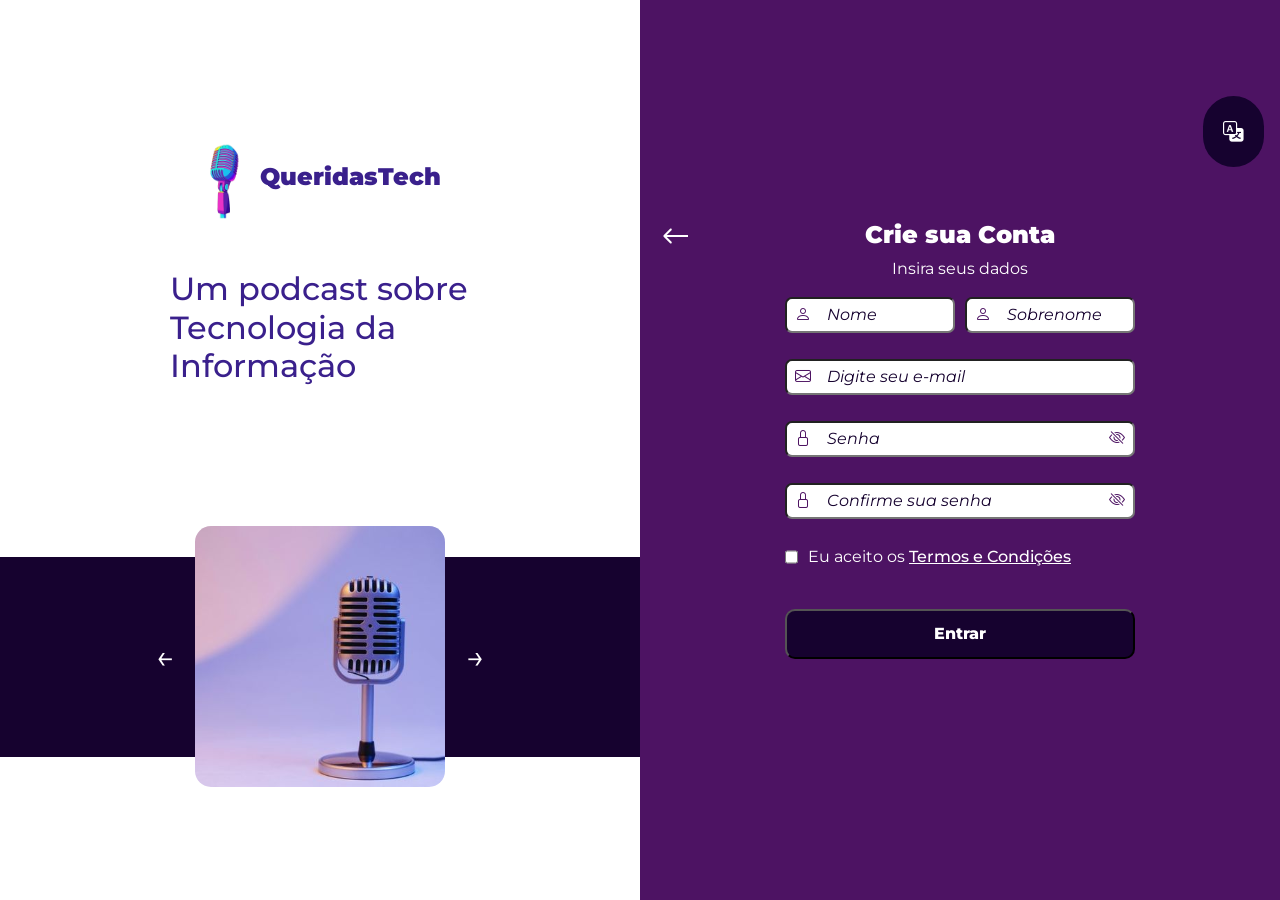
<file: pages/cadastro/cadastro.html>
<!DOCTYPE html>
<html lang="en">
<head>
    <meta charset="UTF-8">
    <meta name="viewport" content="width=device-width, initial-scale=1.0">
    <title>Cadastre-se</title>
    <link href="https://cdn.jsdelivr.net/npm/bootstrap@5.3.3/dist/css/bootstrap.min.css" rel="stylesheet" integrity="sha384-QWTKZyjpPEjISv5WaRU9OFeRpok6YctnYmDr5pNlyT2bRjXh0JMhjY6hW+ALEwIH" crossorigin="anonymous">
    <script src="https://cdn.jsdelivr.net/npm/bootstrap@5.3.3/dist/js/bootstrap.bundle.min.js" integrity="sha384-YvpcrYf0tY3lHB60NNkmXc5s9fDVZLESaAA55NDzOxhy9GkcIdslK1eN7N6jIeHz" crossorigin="anonymous"></script>
    <link rel="preconnect" href="https://fonts.googleapis.com">
    <link rel="preconnect" href="https://fonts.gstatic.com" crossorigin>
    <link href="https://fonts.googleapis.com/css2?family=Montserrat:ital,wght@0,100..900;1,100..900&display=swap" rel="stylesheet">
    <link rel="preconnect" href="https://fonts.googleapis.com">
    <link rel="preconnect" href="https://fonts.gstatic.com" crossorigin>
    <link href="https://cdn.jsdelivr.net/npm/bootstrap-icons/font/bootstrap-icons.css" rel="stylesheet">
    <link rel="stylesheet" href="./cadastro.css">
    <link href="https://fonts.googleapis.com/css2?family=Montagu+Slab:opsz,wght@16..144,100..700&family=Montserrat:ital,wght@0,100..900;1,100..900&display=swap" rel="stylesheet">
    <link rel="stylesheet" href="https://cdn.jsdelivr.net/npm/bootstrap-icons@1.11.3/font/bootstrap-icons.min.css">
</head>
<body>
   <main>
    <div class="login-body">
        <section class="visual-carousel">
            <div class="text-carousel">
                <div class="logo">
                    <img src="../../Assets/img/LOGO.svg" alt="Microfone roxo">
                    <h2>QueridasTech</h2>
                </div>
                <h2>Um podcast sobre <span>Tecnologia da Informação</span></h2> 
            </div>
            <div class="carousel-body">
                <div class="card-container">
                    <button class="arrow left-arrow">←</button>
                    <div class="card">
                      <img src="../../Assets/img/carousel-login.svg" alt="Microfone" />
                    </div>
                    <button class="arrow right-arrow">→</button>
                  </div>               
            </div>
  
        </section>
        <section class="login-component" style="background-color: #4D1363;">
            <div class="body-login">
                <div class="title-login">
                    <div class="arrow-login">
                        <a href="../../index.html">
                            <svg width="25" height="24" viewBox="0 0 37 24" fill="none" xmlns="http://www.w3.org/2000/svg">
                                <path d="M0.939339 10.9393C0.353554 11.5251 0.353554 12.4749 0.939339 13.0607L10.4853 22.6066C11.0711 23.1924 12.0208 23.1924 12.6066 22.6066C13.1924 22.0208 13.1924 21.0711 12.6066 20.4853L4.12132 12L12.6066 3.51472C13.1924 2.92893 13.1924 1.97919 12.6066 1.3934C12.0208 0.807611 11.0711 0.807611 10.4853 1.3934L0.939339 10.9393ZM37 10.5L2 10.5V13.5L37 13.5V10.5Z" fill="white"/>
                            </svg>
                        </a>
                    </div>
                    <h2>Crie sua Conta</h2>
                    
                </div>
                <p>Insira seus dados</p>
                
                
        
                <div class="form-login">
                    <div class="input-forms">
                        <div class="name-input">
                            <div class="input-login" style="position: relative;">
                                <input type="text" id="name" class="input-with-icon" placeholder="Nome" />
                                <i class="bi bi-person" style="position: absolute; left: 10px; top: 50%; transform: translateY(-50%);"></i>
                            </div>
                            
                            <div class="input-login" style="position: relative;">
                                <input type="text" id="lastName" class="input-with-icon" placeholder="Sobrenome" />
                                <i class="bi bi-person" style="position: absolute; left: 10px; top: 50%; transform: translateY(-50%);"></i>
                            </div>
                        </div>
                        <div class="input-login" style="position: relative;">
                            <input id="email" type="email" class="input-with-icon" placeholder="Digite seu e-mail">
                            <i class="bi bi-envelope" style="position: absolute; left: 10px; top: 50%; transform: translateY(-50%);"></i>

                        </div>
                    
                        <div class="input-login position-relative">
                            <input id="password" type="password" class="input-with-icon" placeholder="Senha" class="form-control">
                            <i class="bi bi-lock" style="position: absolute; left: 10px; top: 50%; transform: translateY(-50%);"></i>
                            <span id="toggle-password" class="position-absolute" style="right: 10px; top: 50%; transform: translateY(-50%); cursor: pointer;">
                                <!-- Olho com barra (ícone inicial) -->
                                <i id="eye-slash" class="bi bi-eye-slash" style="display: inline;"></i>
                                
                                <!-- Olho (ícone quando a senha for visível) -->
                                <i id="eye" class="bi bi-eye" style="display: none;"></i>
                            </span>
                        </div>
                        <div class="input-login position-relative">
                            <input id="confirm-password" type="password" placeholder="Confirme sua senha" class="input-with-icon" class="form-control">
                            <i class="bi bi-lock" style="position: absolute; left: 10px; top: 50%; transform: translateY(-50%);"></i>
                            <span id="toggle-password-confirm" class="position-absolute" style="right: 10px; bottom: 50%; transform: translateY(-50%); cursor: pointer;">
                                <!-- Olho com barra (ícone inicial) -->
                                <i id="eye-slash-confirm" class="bi bi-eye-slash" style="display: inline;"></i>
                                
                                <!-- Olho (ícone quando a senha for visível) -->
                                <i id="eye-confirm" class="bi bi-eye" style="display: none;"></i>
                            </span>
                        </div>
                        
                        
                    
                        <div class="input-checkbox">
                            <input id="remember" type="checkbox">
                            <label for="remember">Eu aceito os <a href="#"><u>Termos e Condições</u></a></label>
                        </div>
                    </div>
        
                    <div class="input-button">
                        <button type="submit">Entrar</button>
                    </div>
                </div>

               
            </div>
        </section>
        
    </div>
    <button class="translate-button"><i class="bi bi-translate"></i></button>
   </main> 

   <script>
    document.addEventListener('DOMContentLoaded', () => {
        const passwordInput = document.getElementById('password');
        const confirmPasswordInput = document.getElementById('confirm-password');
        
        const togglePassword = document.getElementById('toggle-password');
        const togglePasswordConfirm = document.getElementById('toggle-password-confirm');
        
        const eye = document.getElementById('eye');
        const eyeSlash = document.getElementById('eye-slash');
        
        const eyeConfirm = document.getElementById('eye-confirm');
        const eyeSlashConfirm = document.getElementById('eye-slash-confirm');
        
        // Função para alternar visibilidade da senha
        const toggleVisibility = (input, eyeIcon, eyeSlashIcon) => {
            const isPasswordVisible = input.type === 'text';
            input.type = isPasswordVisible ? 'password' : 'text';

            eyeIcon.style.display = isPasswordVisible ? 'none' : 'inline';
            eyeSlashIcon.style.display = isPasswordVisible ? 'inline' : 'none';
        };
        
        // Evento de click para alternar a visibilidade da senha
        togglePassword.addEventListener('click', () => {
            toggleVisibility(passwordInput, eye, eyeSlash);
        });

        togglePasswordConfirm.addEventListener('click', () => {
            toggleVisibility(confirmPasswordInput, eyeConfirm, eyeSlashConfirm);
        });
    });


</script>
</body>
</html>
</file>
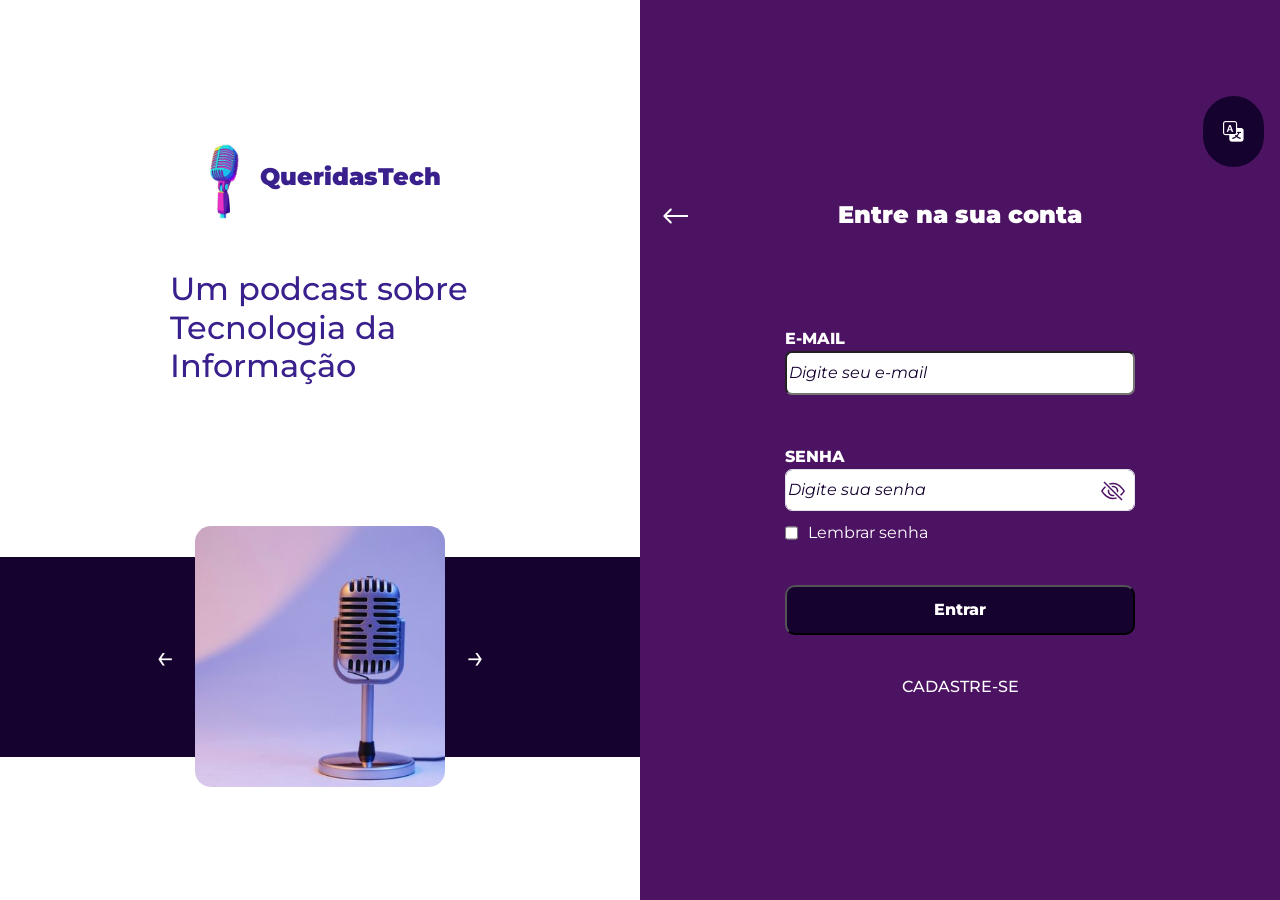
<file: pages/login/logint.html>
<!DOCTYPE html>
<html lang="en">
<head>
    <meta charset="UTF-8">
    <meta name="viewport" content="width=device-width, initial-scale=1.0">
    <title>Login</title>
    <link href="https://cdn.jsdelivr.net/npm/bootstrap@5.3.3/dist/css/bootstrap.min.css" rel="stylesheet" integrity="sha384-QWTKZyjpPEjISv5WaRU9OFeRpok6YctnYmDr5pNlyT2bRjXh0JMhjY6hW+ALEwIH" crossorigin="anonymous">
    <script src="https://cdn.jsdelivr.net/npm/bootstrap@5.3.3/dist/js/bootstrap.bundle.min.js" integrity="sha384-YvpcrYf0tY3lHB60NNkmXc5s9fDVZLESaAA55NDzOxhy9GkcIdslK1eN7N6jIeHz" crossorigin="anonymous"></script>
    <link rel="preconnect" href="https://fonts.googleapis.com">
    <link rel="preconnect" href="https://fonts.gstatic.com" crossorigin>
    <link href="https://fonts.googleapis.com/css2?family=Montserrat:ital,wght@0,100..900;1,100..900&display=swap" rel="stylesheet">
    <link rel="preconnect" href="https://fonts.googleapis.com">
    <link rel="preconnect" href="https://fonts.gstatic.com" crossorigin>
    <link rel="stylesheet" href="login.css">
    <link rel="stylesheet" href="https://cdn.jsdelivr.net/npm/bootstrap-icons@1.11.3/font/bootstrap-icons.min.css">
    <link href="https://fonts.googleapis.com/css2?family=Montagu+Slab:opsz,wght@16..144,100..700&family=Montserrat:ital,wght@0,100..900;1,100..900&display=swap" rel="stylesheet">
</head>
<body>
   <main>
    <div class="login-body">
        <section class="visual-carousel">
            <div class="text-carousel">
                <div class="logo">
                    <img src="../../Assets/img/LOGO.svg" alt="Microfone roxo">
                    <h2>QueridasTech</h2>
                </div>
                <h2>Um podcast sobre <span>Tecnologia da Informação</span></h2> 
            </div>
            <div class="carousel-body">
                <div class="card-container">
                    <button class="arrow left-arrow">←</button>
                    <div class="card">
                      <img src="../../Assets/img/carousel-login.svg" alt="Microfone" />
                    </div>
                    <button class="arrow right-arrow">→</button>
                  </div>               
            </div>
  
        </section>
        <section class="login-component" style="background-color: #4D1363;">
            <div class="body-login">
                <div class="title-login">
                    <div class="arrow-login">
                        <a href="../../index.html">
                            <svg width="25" height="24" viewBox="0 0 37 24" fill="none" xmlns="http://www.w3.org/2000/svg">
                                <path d="M0.939339 10.9393C0.353554 11.5251 0.353554 12.4749 0.939339 13.0607L10.4853 22.6066C11.0711 23.1924 12.0208 23.1924 12.6066 22.6066C13.1924 22.0208 13.1924 21.0711 12.6066 20.4853L4.12132 12L12.6066 3.51472C13.1924 2.92893 13.1924 1.97919 12.6066 1.3934C12.0208 0.807611 11.0711 0.807611 10.4853 1.3934L0.939339 10.9393ZM37 10.5L2 10.5V13.5L37 13.5V10.5Z" fill="white"/>
                            </svg>
                        </a>
                    </div>
                    <h2>Entre na sua conta</h2>
                </div>
        
                <div class="form-login">
                    <div class="input-forms">
                        <div class="input-login">
                            <label for="email">E-MAIL</label>
                            <input id="email" type="email" placeholder="Digite seu e-mail">
                        </div>
                    
                        <div class="input-login position-relative">
                            <label for="password">SENHA</label>
                            <input id="password" type="password" placeholder="Digite sua senha" class="form-control">
                            <span id="toggle-password" class="position-absolute" style="right: 10px; top: 50%; transform: translateY(-50%); cursor: pointer;">
                                <!-- Olho com barra -->
                                <svg id="eye-slash" xmlns="http://www.w3.org/2000/svg" class="bi bi-eye-slash" width="24" height="24" fill="currentColor" viewBox="0 0 16 16">
                                    <path d="M13.359 11.238C15.06 9.72 16 8 16 8s-3-5.5-8-5.5a7 7 0 0 0-2.79.588l.77.771A6 6 0 0 1 8 3.5c2.12 0 3.879 1.168 5.168 2.457A13 13 0 0 1 14.828 8q-.086.13-.195.288c-.335.48-.83 1.12-1.465 1.755q-.247.248-.517.486z"/>
                                    <path d="M11.297 9.176a3.5 3.5 0 0 0-4.474-4.474l.823.823a2.5 2.5 0 0 1 2.829 2.829zm-2.943 1.299.822.822a3.5 3.5 0 0 1-4.474-4.474l.823.823a2.5 2.5 0 0 0 2.829 2.829"/>
                                    <path d="M3.35 5.47q-.27.24-.518.487A13 13 0 0 0 1.172 8l.195.288c.335.48.83 1.12 1.465 1.755C4.121 11.332 5.881 12.5 8 12.5c.716 0 1.39-.133 2.02-.36l.77.772A7 7 0 0 1 8 13.5C3 13.5 0 8 0 8s.939-1.721 2.641-3.238l.708.709zm10.296 8.884-12-12 .708-.708 12 12z"/>
                                </svg>
                            
                                <!-- Olho -->
                                <svg xmlns="http://www.w3.org/2000/svg" id="eye" width="24" height="24" fill="currentColor" class="bi bi-eye" viewBox="0 0 16 16" style="display:none;">
                                    <path d="M16 8s-3-5.5-8-5.5S0 8 0 8s3 5.5 8 5.5S16 8 16 8M1.173 8a13 13 0 0 1 1.66-2.043C4.12 4.668 5.88 3.5 8 3.5s3.879 1.168 5.168 2.457A13 13 0 0 1 14.828 8q-.086.13-.195.288c-.335.48-.83 1.12-1.465 1.755C11.879 11.332 10.119 12.5 8 12.5s-3.879-1.168-5.168-2.457A13 13 0 0 1 1.172 8z"/>
                                    <path d="M8 5.5a2.5 2.5 0 1 0 0 5 2.5 2.5 0 0 0 0-5M4.5 8a3.5 3.5 0 1 1 7 0 3.5 3.5 0 0 1-7 0"/>
                                  </svg>
                            </span>
                        </div>
                    
                        <div class="input-checkbox">
                            <input id="remember" type="checkbox">
                            <label for="remember">Lembrar senha</label>
                        </div>
                    </div>
        
                    <div class="input-button">
                        <button type="submit">Entrar</button>
                    </div>

                    <a href="../cadastro/cadastro.html" id="start-address" > CADASTRE-SE</a>
                </div>

            </div>
        </section>
    </div>
    <button class="translate-button"><i class="bi bi-translate"></i></button>

   </main> 

   <script>
        document.addEventListener('DOMContentLoaded', () => {
            const passwordInput = document.getElementById('password');
            const togglePassword = document.getElementById('toggle-password');
            const eye = document.getElementById('eye');
            const eyeSlash = document.getElementById('eye-slash');

            togglePassword.addEventListener('click', () => {
                // Alternar visibilidade do campo de senha
                const isPasswordVisible = passwordInput.type === 'text';
                passwordInput.type = isPasswordVisible ? 'password' : 'text';

                // Alternar ícones
                eye.style.display = isPasswordVisible ? 'none' : 'inline';
                eyeSlash.style.display = isPasswordVisible ? 'inline' : 'none';
            });
        });
   </script>

</body>
</html>
</file>
<file: pages/cadastro/cadastro.css>
body {
    font-family: 'Montserrat';
    margin: 0;
    padding: 0;
    height: 100vh;
    display: flex;
    justify-content: center;
    align-items: center;
}


main{
    display: flex;
    flex-direction: row;
    max-width: 100vw;
    width: 100%;
    gap: 60px;
    max-height: 100vh;
    height: 100%;
    position: relative;
}

.translate-button{
    position: absolute;
    top: 6rem;
    right: 1rem;
    background-color: #16022F;
    color: white;
    border: none;
    padding: 20px;
    border-radius: 80px;
    font-size: clamp(1.3rem, 1vw, 1rem);
}
    

.login-body {
    display: flex;
    flex-direction: row;
    justify-content: space-between;
    align-items: center;
    width: 100%;
    max-width: 100vw;
    max-height: 100vh;
    height: 100%;
}
  

.visual-carousel, .login-component {
    display: flex;
    flex-direction: column;
    justify-content: space-evenly; /* Espaçamento uniforme */
    align-items: center;
    max-width: 50vw;
    width: 50%;
    max-height: 100vh;
    height: 100%; /* Mantém espaço superior/inferior */
    gap: 20px;
}

.carousel-body {
    max-width: 400px;
    width: 100%;
}

.text-carousel{
    display: flex;
    flex-direction: column;
    gap: 50px;
    align-items: center;
    justify-content: center;
    color: #3A208C;
    max-width: 300px;
}

.logo {
    display: flex;
    justify-content: center;
    align-items: center;
}

.logo img {
    max-width: 60px;
    width: 100%;
}

.logo h2 {
    font-size: clamp(1.5rem, 1vw, 1rem);
    font-weight: 900;
}





.login-component{
    max-width: 50vw;
    width: 100%;
    color: #4D1362;
    display: flex;
    flex-direction: column;
    max-height: 100%;
    height: 100%;
}



.body-login{
    display: flex;
    flex-direction: column;
    max-width: 80vw;
    width: 100%;
    justify-content: space-evenly;
    color: white
}


.carousel-body{
    display: flex;
    flex-direction: column;
    justify-content: center;
    align-items: center;
    max-width: 100vw;
    width: 100%;
}


  
  .card-container {
    display: flex;
    align-items: center;
    gap: 10px;
    background-color: #16022F;
    max-width: 100vw;
    width: 100%;
    max-height: 400px;
    height: 100%;
    align-items: center;
    justify-content:center;
    gap: 60px;
  }
  
  .card {
    position: relative; /* Define o contêiner como referência para a imagem */
    border-radius: 15px;
    overflow: visible; /* Permite que a imagem saia do contêiner */
    width: 200px;
    height: 200px;
    background-color: #fff;
    display: flex;
    justify-content: center;
    align-items: center;
    margin: 10rem, 0;
}

.card img {
    position: absolute; /* Torna a imagem independente do tamanho do contêiner */
    top: 10;
    left: 2;
    width: 250px; /* Ajuste o tamanho para ser maior que o contêiner */
    height: auto; /* Mantém a proporção */
    z-index: 1; /* Garante que a imagem esteja acima de outros elementos */
}

  
  .arrow {
    background: none;
    border: none;
    color: white;
    font-size: 2rem;
    cursor: pointer;
  }
  
  .left-arrow {
    margin-right: -20px;
  }
  
  .right-arrow {
    margin-left: -20px;
  }
  

  .login-component{
    gap: 30px;
  }

  .body-login{
    display: flex;
    flex-direction: column;
    justify-content: space-between;
    align-items: center;

  }


  .title-login{
    display: flex;
    position: relative;
    justify-content: center;
    align-items: center;
    width: 100%;
  }


  .title-login h2{
    font-size: clamp(1.5rem, 1vw, 1rem);
    font-weight: 900;
  }


  .title-login svg{
    margin-bottom:10px;
    position: absolute;
    left: 23px;
    top: 3px;
  }



.title-login  svg:hover path{
    fill: #d9d9d9;
    transition: 0.3s ease;
    color: #d9d9d9;

}



  .form-login {
    display: flex; 
    flex-direction: column;
    justify-content: space-between;
    align-items: center;
    max-width: 100vw;
    width: 100%;
    gap: 40px;
  }

  .input-forms{
    display: flex;
    flex-direction: column;
    gap: 10px;
    max-width: 100vw;
    width: 100%;
    justify-content: center;
    align-items: center;
  }


  .input-login {
    position: relative;
    margin-bottom: 1rem;
    max-width: 350px;
    width: 100%; /* Garantir que o input ocupe toda a largura disponível */
    display: flex;  
    align-self: center;
}

.input-with-icon {
    width: 100%; /* Deixar o input ocupar 100% da largura disponível */
    padding-left: 30px; /* Espaço para o ícone à esquerda */
    padding-right: 30px; /* Espaço para o ícone à direita */
    padding-top: 10px;
    padding-bottom: 10px;
    font-size: 16px;
}

.input-login input{
    max-width: 400px;
    width: 100% !important;
    padding: 4px 0 4px 40px;  /* Ajuste o padding-left para dar espaço ao ícone */
    border-radius: 7px;
}




.input-login i {
    position: absolute;
    right: 0px; /* Define a posição do ícone à esquerda */
    top: 50%;
    transform: translateY(-50%);
    color:  #4D1362;
}

.input-with-icon {
    padding-left: 40px;  /* Ajusta o valor para que o ícone e o texto do placeholder não se sobreponham */
}

.input-login input::placeholder {
    font-style: italic;
    color: #16022F;
}

.name-input{
    display: flex;
    gap: 10px;

}

.name-input input{
    max-width: 170px;
    width: 100%;
}

.input-login {
    position: relative;
}

#password {
    width: 100%; /* Faz com que o input ocupe toda a largura do contêiner */
}

#toggle-password {
    position: absolute; /* Posiciona o ícone em relação ao input */
    right: 10px; /* Coloca o ícone à direita do campo de input */
    top: 50%; /* Posiciona verticalmente no meio */
    transform: translateY(-20%); /* Ajusta o ícone para ficar centralizado verticalmente */
    cursor: pointer; 
    
}

/* Estilo do ícone de senha */
#toggle-password svg path {
    fill: #4D1362; /* Cor do ícone */
}

.input-checkbox{
    display: flex;
    justify-content: start;
    max-width: 350px;
    width: 100%;
    gap: 10px;
}





.input-button{
    display: flex;
    max-width: 400px;
    width: 100%;
    justify-content:center;
}


.input-button button{
    max-width: 350px;
    width: 100%;
    padding: 11px 0;
    border-radius: 10px;
    background-color: #16022F;
    color: white;
    font-size: clamp(1rem, 1vw, 0.8rem);
    font-weight: 800;
    margin-bottom: 20px;
}

.input-button button:hover{
    background-color: #d9d9d9;
    color: #16022F;
}

.form-login a {
    color: white;
    text-decoration: none;
    transition: 0.6s ease all;
    font-size: clamp(1rem, 1vw, 0.8rem);
    font-weight: 500;

}

.form-login a:hover{
    color: #d9d9d9;
    transform: scale(1.2);
    
} 


.sign-google{
    max-width: 400px;
    width: 100%;
    display: flex;
    flex-direction: column;
    justify-content: center;
    align-items: center;
    gap: 20px;
}

.login-google{
    display: flex;
    flex-direction: row;
    max-width: 100vw;
    width: 100%;
    justify-content: center;
    margin-bottom: 20px;
}

.login-google a{
    display: flex;
    flex-direction: row;
    gap: 20px;
    align-items: center;
    align-content: center;
    justify-content: center;
    text-decoration: none;
    color: #4D1362;
    background-color: white;
    max-width: 350px;
    width: 100%;
    border-radius: 10px;
}

.login-google a:hover{
    background-color: #d9d9d9;
    transition: 0.3s ease;
}


.login-google p{
    font-size: clamp(1rem, 1vw, 0.8rem);
    font-weight: 500;
    margin-top: 15px;
}

.divider {
    display: flex;
    align-items: center;
    text-align: center;
    max-width: 350px;
    width: 100%;
  }
  
  .divider::before,
  .divider::after {
    content: "";
    flex: 1;
    border-bottom: 1px solid white;
  }
  
  .divider::before {
    margin-right: 1.5em;
  }
  
  .divider::after {
    margin-left: 1.5em;
  }


@media screen and (max-width: 768px){
    main {
        display: flex;
        flex-wrap: wrap;

    }

    .login-body{
        display: flex;
        flex-direction: column;
    }

    .visual-carousel, .login-component{
        max-width: 100vw;
        width: 100%;
    }

    .login-component{
        margin: 20rem, 0;    
    }

   .card-container{
    max-height: 300px;
    height: 100%;
   }

   .card img{
    max-width: 210px;
    width: 100%;
   }


   .title-login{
    margin-top:20px;
   }

}
</file>
<file: pages/login/login.css>
body {
    font-family: 'Montserrat';
    margin: 0;
    padding: 0;
    height: 100vh;
    display: flex;
    justify-content: center;
    align-items: center;
}


main{
    display: flex;
    flex-direction: row;
    max-width: 100vw;
    width: 100%;
    gap: 60px;
    max-height: 100vh;
    height: 100%;
    position: relative;
}

.translate-button{
    position: absolute;
    top: 6rem;
    right: 1rem;
    background-color: #16022F;
    color: white;
    border: none;
    padding: 20px;
    border-radius: 80px;
    font-size: clamp(1.3rem, 1vw, 1rem);
}


.login-body {
    display: flex;
    flex-direction: row;
    justify-content: space-between;
    align-items: center;
    width: 100%;
    max-width: 100vw;
    max-height: 100vh;
    height: 100%;
}
  

.visual-carousel, .login-component {
    display: flex;
    flex-direction: column;
    justify-content: space-evenly; /* Espaçamento uniforme */
    align-items: center;
    max-width: 50vw;
    width: 50%;
    max-height: 100vh;
    height: 100%; /* Mantém espaço superior/inferior */
    gap: 20px;
}

.carousel-body {
    max-width: 400px;
    width: 100%;
}

.text-carousel{
    display: flex;
    flex-direction: column;
    gap: 50px;
    align-items: center;
    justify-content: center;
    color: #3A208C;
    max-width: 300px;
}

.logo {
    display: flex;
    justify-content: center;
    align-items: center;
}

.logo img {
    max-width: 60px;
    width: 100%;
}

.logo h2 {
    font-size: clamp(1.5rem, 1vw, 1rem);
    font-weight: 900;
}





.login-component{
    max-width: 50vw;
    width: 100%;
    color: #4D1362;
    display: flex;
    flex-direction: column;
    max-height: 100%;
    height: 100%;
}



.body-login{
    display: flex;
    flex-direction: column;
    max-width: 80vw;
    width: 100%;
    justify-content: space-evenly;
    color: white
}


.carousel-body{
    display: flex;
    flex-direction: column;
    justify-content: center;
    align-items: center;
    max-width: 100vw;
    width: 100%;
}


  
  .card-container {
    display: flex;
    align-items: center;
    gap: 10px;
    background-color: #16022F;
    max-width: 100vw;
    width: 100%;
    max-height: 400px;
    height: 100%;
    align-items: center;
    justify-content:center;
    gap: 60px;
  }
  
  .card {
    position: relative; /* Define o contêiner como referência para a imagem */
    border-radius: 15px;
    overflow: visible; /* Permite que a imagem saia do contêiner */
    width: 200px;
    height: 200px;
    background-color: #fff;
    display: flex;
    justify-content: center;
    align-items: center;
    margin: 10rem, 0;
}

.card img {
    position: absolute; /* Torna a imagem independente do tamanho do contêiner */
    top: 10;
    left: 2;
    width: 250px; /* Ajuste o tamanho para ser maior que o contêiner */
    height: auto; /* Mantém a proporção */
    z-index: 1; /* Garante que a imagem esteja acima de outros elementos */
}

  
  .arrow {
    background: none;
    border: none;
    color: white;
    font-size: 2rem;
    cursor: pointer;
  }
  
  .left-arrow {
    margin-right: -20px;
  }
  
  .right-arrow {
    margin-left: -20px;
  }
  

  .login-component{
    gap: 30px;
  }

  .body-login{
    display: flex;
    flex-direction: column;
    justify-content: space-between;
    align-items: center;
    gap: 30px;

  }


  .title-login{
    display: flex;
    position: relative;
    justify-content: center;
    align-items: center;
    width: 100%;
    margin-top: 0px;
    margin-bottom: 20px;

  }


  .title-login h2{
    font-size: clamp(1.5rem, 1vw, 1rem);
    font-weight: 900;
  }


  .title-login svg{
    margin-bottom:10px;
    position: absolute;
    left: 23px;
    top: 3px;
  }



.title-login  svg:hover path{
    fill: #d9d9d9;
    transition: 0.3s ease;
    color: #d9d9d9;

}

.login-google{
    display: flex;
    flex-direction: row;
    max-width: 100vw;
    width: 100%;
    justify-content: center;
}

.login-google a{
    display: flex;
    flex-direction: row;
    gap: 20px;
    align-items: center;
    align-content: center;
    justify-content: center;
    text-decoration: none;
    color: #4D1362;
    background-color: white;
    max-width: 350px;
    width: 100%;
    border-radius: 10px;
}

.login-google a:hover{
    background-color: #d9d9d9;
    transition: 0.3s ease;
}


.login-google p{
    font-size: clamp(1rem, 1vw, 0.8rem);
    font-weight: 500;
    margin-top: 15px;
}

.divider {
    display: flex;
    align-items: center;
    text-align: center;
    max-width: 350px;
    width: 100%;
  }
  
  .divider::before,
  .divider::after {
    content: "";
    flex: 1;
    border-bottom: 1px solid white;
  }
  
  .divider::before {
    margin-right: 1.5em;
  }
  
  .divider::after {
    margin-left: 1.5em;
  }

  .form-login {
    display: flex; 
    flex-direction: column;
    justify-content: space-between;
    align-items: center;
    max-width: 100vw;
    width: 100%;
    gap: 40px;
  }

  .input-forms{
    display: flex;
    flex-direction: column;
    gap: 10px;
    max-width: 100vw;
    width: 100%;
    justify-content: center;
    align-items: center;
  }


  .input-login {
    display: flex;
    flex-direction: column; 
    align-items: flex-start; 
    margin-top: 40px;
    max-width: 350px; 
    width: 100%; 
}
.input-login label {
    font-size: clamp(1rem, 1vw, 0.8rem);
    font-weight: 800;
    text-align: left;
    width: 100%; 
}
.input-login input {
    max-width: 350px;
    width: 100%;
    padding: 8px 0 8px 2px; 
    border-radius: 7px;
}

.input-login input::placeholder{
    font-style: italic;
    color: #16022F;
}

.input-login {
    position: relative;
}

#password {
    width: 100%; /* Faz com que o input ocupe toda a largura do contêiner */
    padding-right: 40px; /* Espaço para o ícone de senha à direita */
}

#toggle-password {
    position: absolute; /* Posiciona o ícone em relação ao input */
    right: 10px; /* Coloca o ícone à direita do campo de input */
    bottom: 50%; /* Posiciona verticalmente no meio */
    transform: translateY(-50%); /* Ajusta o ícone para ficar centralizado verticalmente */
    cursor: pointer; 
    
}

/* Estilo do ícone de senha */
#toggle-password svg path {
    fill: #4D1362; /* Cor do ícone */
}

.input-checkbox{
    display: flex;
    justify-content: start;
    max-width: 350px;
    width: 100%;
    gap: 10px;
}



.input-button{
    display: flex;
    max-width: 400px;
    width: 100%;
    justify-content:center;
}


.input-button button{
    max-width: 350px;
    width: 100%;
    padding: 11px 0;
    border-radius: 10px;
    background-color: #16022F;
    color: white;
    font-size: clamp(1rem, 1vw, 0.8rem);
    font-weight: 800;
}

.input-button button:hover{
    background-color: #d9d9d9;
    color: #16022F;
}

.form-login a {
    color: white;
    text-decoration: none;
    transition: 0.6s ease all;
    font-size: clamp(1rem, 1vw, 0.8rem);
    font-weight: 500;

}

.form-login a:hover{
    color: #d9d9d9;
    transform: scale(1.2);
    
} 

@media screen and (max-width: 768px){
    main {
        display: flex;
        flex-wrap: wrap;

    }

    .login-body{
        display: flex;
        flex-direction: column;
    }

    .visual-carousel, .login-component{
        max-width: 100vw;
        width: 100%;
    }

    .login-component{
        margin: 20rem, 0;    
    }

   .card-container{
    max-height: 300px;
    height: 100%;
   }

   .card img{
    max-width: 210px;
    width: 100%;
   }


   .title-login{
    margin-top:20px;
   }

}
</file>
